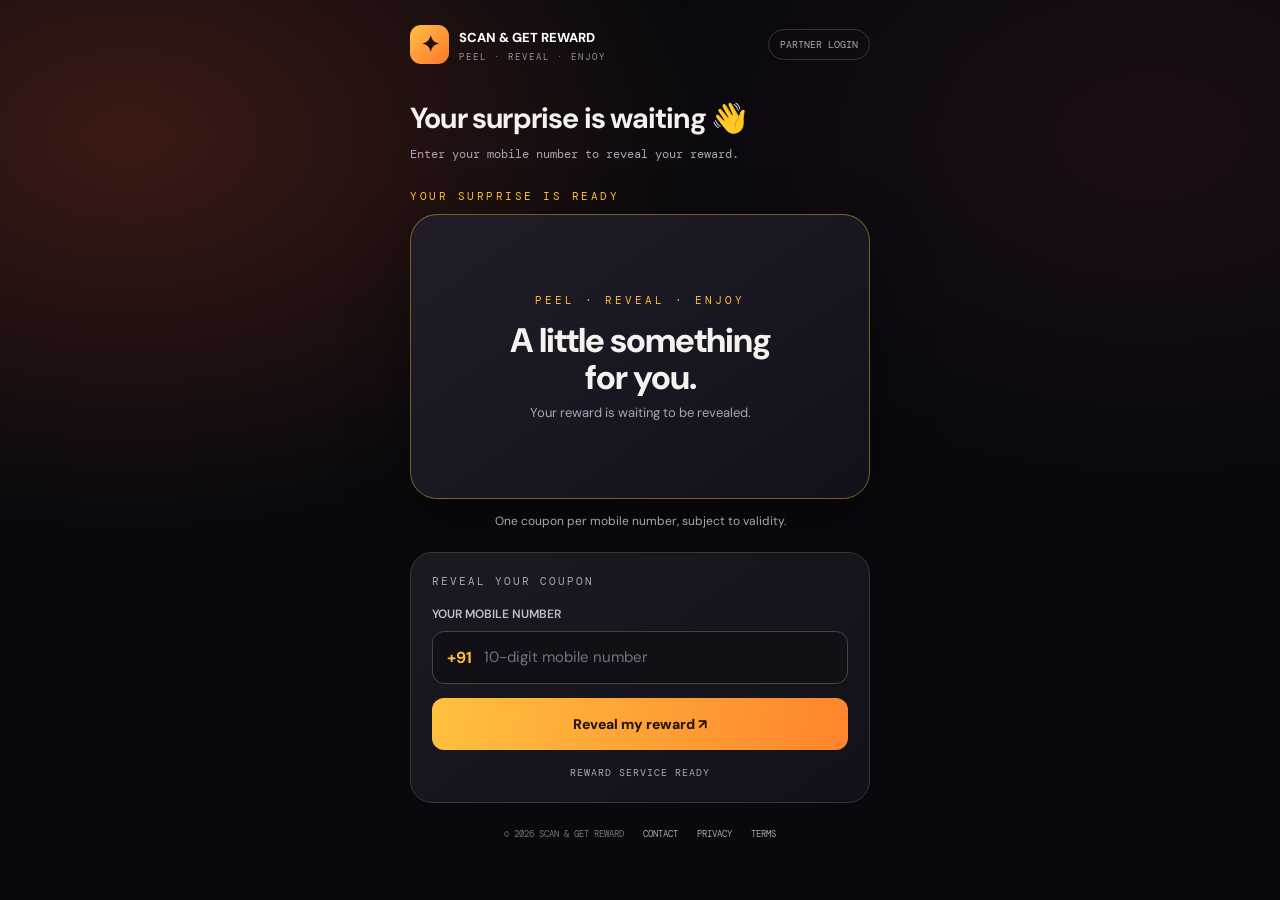
<file: index.html>
<!DOCTYPE html>
<html lang="en">
<head>
  <meta charset="UTF-8">
  <meta name="viewport" content="width=device-width, initial-scale=1">
  <meta name="theme-color" content="#09090d">
  <meta name="description" content="SCAN & GET REWARD - Peel. Reveal. Enjoy.">
  <title>SCAN & GET REWARD</title>

  <link rel="preconnect" href="https://fonts.googleapis.com">
  <link rel="preconnect" href="https://fonts.gstatic.com" crossorigin>
  <link href="https://fonts.googleapis.com/css2?family=DM+Mono:wght@400;500&family=DM+Sans:wght@400;500;600;700;800&display=swap" rel="stylesheet">

  <style>
    * { box-sizing: border-box; }

    body {
      margin: 0;
      min-height: 100vh;
      padding: 25px 16px;
      color: #f5f2f0;
      font-family: "DM Sans", sans-serif;
      background:
        radial-gradient(ellipse at 10% 15%, rgba(128,48,27,.42), transparent 36%),
        radial-gradient(ellipse at 90% 15%, rgba(92,25,58,.23), transparent 31%),
        #09090d;
    }

    .page { max-width: 460px; margin: auto; }

    .topbar {
      display: flex;
      justify-content: space-between;
      align-items: center;
      margin-bottom: 35px;
    }

    .brand {
      display: flex;
      align-items: center;
      gap: 10px;
      color: white;
      text-decoration: none;
    }

    .brand-mark {
      width: 39px;
      height: 39px;
      display: grid;
      place-items: center;
      border-radius: 11px;
      color: #20120c;
      background: linear-gradient(135deg,#ffc044,#ff762c);
      font-size: 22px;
      font-weight: 800;
    }

    .brand-name { font-size: 13px; font-weight: 800; }

    .tagline {
      display: block;
      margin-top: 4px;
      color: #9993a5;
      font: 9px "DM Mono", monospace;
      letter-spacing: 2px;
    }

    .partner-link {
      color: #aaa4b6;
      border: 1px solid #39333e;
      padding: 8px 11px;
      border-radius: 20px;
      text-decoration: none;
      font: 10px "DM Mono", monospace;
    }

    .welcome { margin-bottom: 24px; }

    .welcome h1 {
      margin: 0 0 7px;
      font-size: 29px;
      letter-spacing: -.8px;
    }

    .welcome p {
      color: #aaa4b6;
      font: 12px/1.7 "DM Mono", monospace;
      margin: 0;
    }

    .section-label {
      color: #ffbd36;
      margin: 25px 0 11px;
      font: 11px "DM Mono", monospace;
      letter-spacing: 2.5px;
    }

    .reward-card {
      min-height: 285px;
      padding: 35px 20px;
      border: 1px solid rgba(255,185,48,.43);
      border-radius: 27px;
      background: linear-gradient(145deg,#201d29,#121119);
      display: flex;
      flex-direction: column;
      justify-content: center;
      align-items: center;
      text-align: center;
      box-shadow: 0 22px 65px #0005;
    }

    .overline {
      color: #ffbd36;
      font: 11px "DM Mono", monospace;
      letter-spacing: 3px;
    }

    .reward-title {
      margin: 15px 0 7px;
      font-size: 34px;
      line-height: 1.1;
      font-weight: 800;
      letter-spacing: -1px;
    }

    .reward-subtitle {
      color: #aaa4b6;
      font-size: 13px;
    }

    .reward-caption {
      color: #aaa4b6;
      text-align: center;
      font-size: 12px;
      line-height: 1.6;
      margin: 13px 0 0;
    }

    .coupon-panel {
      margin-top: 20px;
      padding: 21px;
      border: 1px solid #39333f;
      border-radius: 22px;
      background: linear-gradient(145deg,#1b1a23,#121119);
    }

    .panel-title {
      color: #aaa4b6;
      font: 11px "DM Mono", monospace;
      letter-spacing: 2px;
      margin: 0 0 18px;
    }

    .coupon-form label {
      display: block;
      color: #c4bdcc;
      font-size: 12px;
      font-weight: 600;
      margin-bottom: 9px;
    }

    .phone-input {
      display: flex;
      align-items: center;
      gap: 10px;
      height: 53px;
      padding: 0 14px;
      border: 1px solid #4a4140;
      border-radius: 12px;
      background: #111017;
    }

    .phone-input span {
      color: #ffbd36;
      font-weight: 700;
    }

    .phone-input input {
      width: 100%;
      color: white;
      background: transparent;
      border: 0;
      outline: 0;
      font: 15px "DM Sans", sans-serif;
    }

    .phone-input input::placeholder { color: #77717e; }

    .primary-button {
      width: 100%;
      min-height: 52px;
      margin-top: 14px;
      border: 0;
      border-radius: 12px;
      color: #20120c;
      background: linear-gradient(100deg,#ffc13e,#ff842d);
      font: 800 14px "DM Sans",sans-serif;
      cursor: pointer;
    }

    .primary-button:disabled { opacity: .6; cursor: wait; }

    .api-status {
      margin-top: 15px;
      color: #aaa4b6;
      font: 10px/1.6 "DM Mono",monospace;
      letter-spacing: 1px;
      text-align: center;
    }

    #revealMessage:empty { display: none; }

    #revealMessage {
      margin-top: 17px;
      color: #c5bdca;
      font-size: 13px;
      line-height: 1.6;
    }

    .footer {
      display: flex;
      justify-content: center;
      flex-wrap: wrap;
      gap: 13px 19px;
      margin-top: 25px;
      color: #77717f;
      font: 9px "DM Mono",monospace;
    }

    .footer a { color: #aaa4b6; text-decoration: none; }

    @media(max-width:380px) {
      body { padding: 20px 12px; }
      .coupon-panel { padding: 16px; }
      .reward-card { min-height: 255px; }
    }
/* Generated coupon result styling */

.result-card {
  margin-top: 18px;
  padding: 20px 15px;
  text-align: center;
  border: 1px solid rgba(255, 174, 65, .4);
  border-radius: 17px;
  background: linear-gradient(145deg, #211923, #141119);
}

.result-label {
  color: #ffbd54;
  font: 10px "DM Mono", monospace;
  letter-spacing: 2px;
}

.result-discount {
  margin: 13px 0 5px;
  font-size: 53px;
  line-height: 1.1;
  font-weight: 800;
  letter-spacing: -2px;
  background: linear-gradient(100deg, #ffc13e, #ff754f, #e88ac5);
  -webkit-background-clip: text;
  background-clip: text;
  color: transparent;
}

.result-subtitle {
  color: #aaa4b6;
  font: 10px "DM Mono", monospace;
  letter-spacing: 1px;
}

.result-code-box {
  margin-top: 20px;
  padding: 16px 10px;
  border: 1px dashed #bd7544;
  border-radius: 12px;
  background: #100f16;
}

.result-small-label {
  color: #aaa4b6;
  font: 10px "DM Mono", monospace;
  letter-spacing: 1.5px;
}

.result-code {
  margin: 10px 0;
  color: #fff;
  font: 700 24px "DM Mono", monospace;
  letter-spacing: 3px;
  overflow-wrap: anywhere;
}

.result-copy {
  padding: 8px 17px;
  border: 1px solid #a86a3c;
  border-radius: 8px;
  color: #ffc16b;
  background: #211923;
  font: 12px "DM Sans", sans-serif;
  cursor: pointer;
}

.result-expiry {
  margin-top: 17px;
  color: #fff;
}

.result-expiry strong {
  display: block;
  margin-top: 7px;
  font-size: 15px;
}

.result-note {
  margin-top: 16px;
  color: #aaa4b6;
  font-size: 11px;
  line-height: 1.5;
}

.result-whatsapp {
  display: block;
  margin-top: 17px;
  padding: 13px;
  border-radius: 10px;
  color: #20120c;
  background: linear-gradient(100deg, #ffc13e, #ff842d);
  font-size: 13px;
  font-weight: 800;
  text-decoration: none;
}

  </style>
</head>

<body>
  <main class="page">

    <header class="topbar">
      <a class="brand" href="index.html">
        <span class="brand-mark">✦</span>
        <span>
          <span class="brand-name">SCAN & GET REWARD</span>
          <span class="tagline">PEEL · REVEAL · ENJOY</span>
        </span>
      </a>
      <a class="partner-link" href="admin.html">PARTNER LOGIN</a>
    </header>

    <section class="welcome">
      <h1>Your surprise is waiting 👋</h1>
      <p>Enter your mobile number to reveal your reward.</p>
    </section>

    <div class="section-label">YOUR SURPRISE IS READY</div>

    <section class="reward-card">
      <div class="overline">PEEL · REVEAL · ENJOY</div>
      <div class="reward-title">A little something<br>for you.</div>
      <div class="reward-subtitle">Your reward is waiting to be revealed.</div>
    </section>

    <p class="reward-caption">
      One coupon per mobile number, subject to validity.
    </p>

    <section class="coupon-panel">
      <h2 class="panel-title">REVEAL YOUR COUPON</h2>

      <form id="couponForm" class="coupon-form">
        <label for="mobile">YOUR MOBILE NUMBER</label>

        <div class="phone-input">
          <span>+91</span>
          <input
            id="mobile"
            name="mobile"
            type="tel"
            inputmode="numeric"
            autocomplete="tel-national"
            maxlength="10"
            placeholder="10-digit mobile number"
            required
          >
        </div>

        <button
          class="primary-button"
          type="submit"
          id="revealButton"
        >
          Reveal my reward ↗
        </button>
      </form>

      <div
        class="api-status"
        id="apiStatus"
        role="status"
        aria-live="polite"
      >REWARD SERVICE READY</div>

      <div id="revealMessage" aria-live="polite"></div>
    </section>

    <footer class="footer">
      <span>© <span id="year"></span> SCAN & GET REWARD</span>
      <a href="contact.html">CONTACT</a>
      <a href="privacy.html">PRIVACY</a>
      <a href="terms.html">TERMS</a>
    </footer>

  </main>

  <script src="app.js"></script>
</body>
</html>
</file>
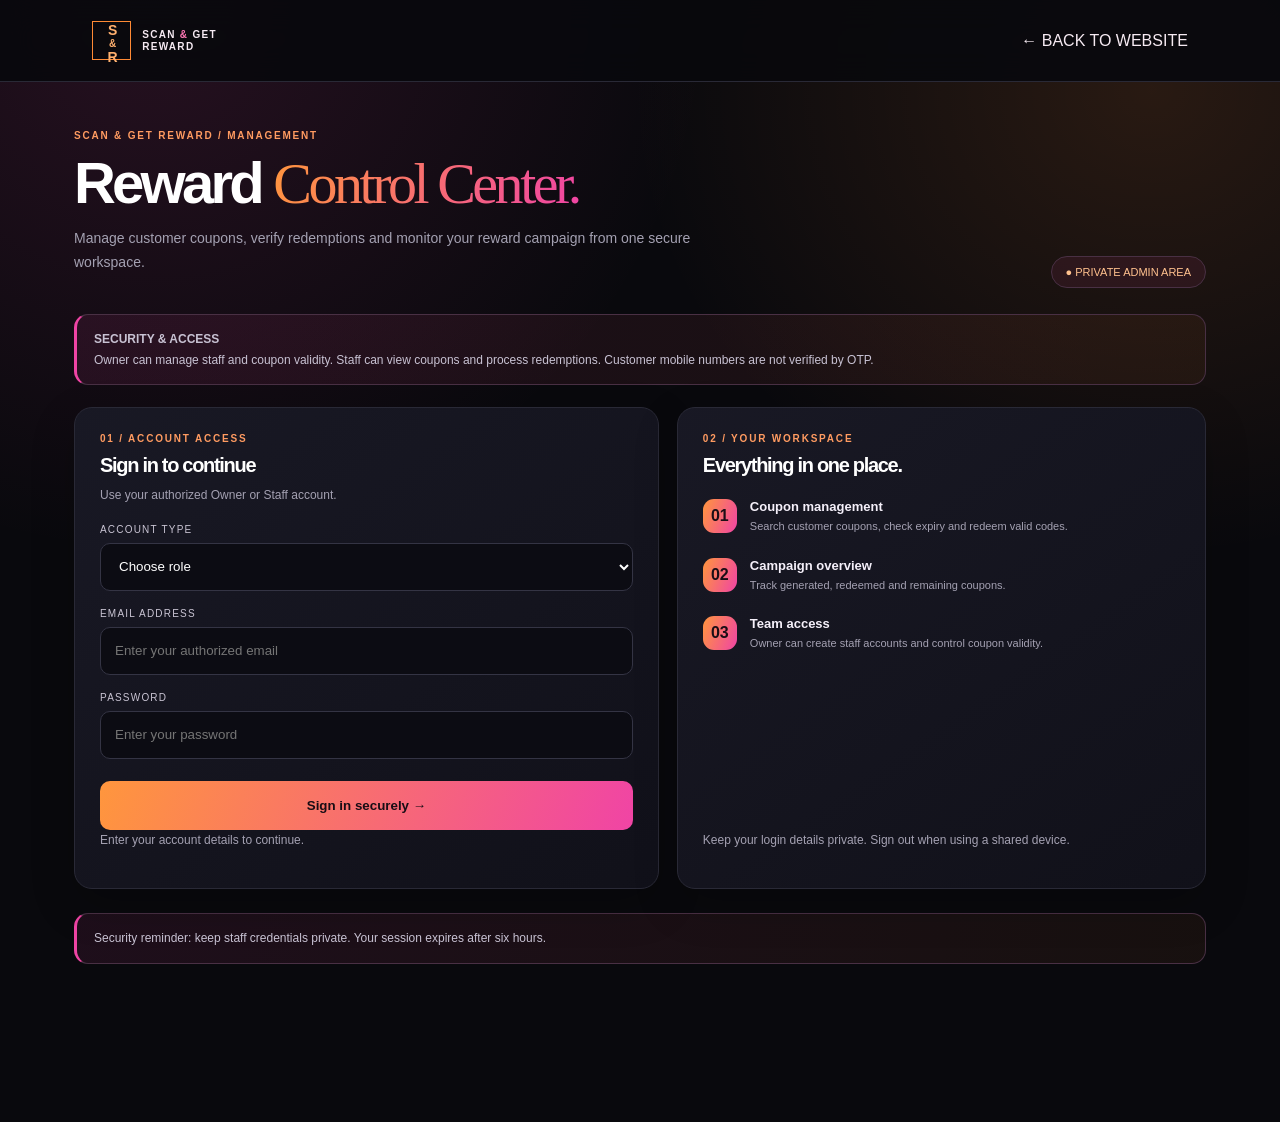
<file: admin.html>
<!doctype html>
<html lang="en">
<head>
<meta charset="utf-8">
<meta name="viewport" content="width=device-width,initial-scale=1">
<meta name="theme-color" content="#09090d">
<title>Reward Control Center — SCAN & GET REWARD</title>
<link rel="stylesheet" href="styles.css">

<style>
:root {
  --adm-bg:#09090d;
  --adm-panel:#14141d;
  --adm-line:#292936;
  --adm-text:#f7f4fb;
  --adm-muted:#a4a1b2;
  --adm-orange:#ff8a35;
  --adm-pink:#f044a5;
  --adm-grad:linear-gradient(110deg,#ff963d,#f044a5);
}

body {
  background:
    radial-gradient(ellipse at 12% 0%,rgba(240,68,165,.13),transparent 35%),
    radial-gradient(ellipse at 90% 8%,rgba(255,138,53,.13),transparent 32%),
    var(--adm-bg) !important;
  color:var(--adm-text) !important;
}

.site-header {
  background:rgba(9,9,13,.94) !important;
  border-bottom:1px solid var(--adm-line) !important;
  backdrop-filter:blur(16px);
}

.brand-mark {
  border-color:var(--adm-orange) !important;
  color:#ffb06e !important;
}

.brand-name,.admin-back {
  color:#f6eaf2 !important;
}

.admin-wrap {
  max-width:1180px;
  margin:48px auto;
  padding:0 24px 90px;
}

.admin-heading {
  display:flex;
  justify-content:space-between;
  align-items:flex-end;
  gap:20px;
  margin:38px 0 26px;
}

.admin-kicker,.section-index {
  color:#ff9b61 !important;
  font-size:10px !important;
  letter-spacing:.18em !important;
  font-weight:800;
}

.admin-wrap h1 {
  font-size:clamp(36px,5vw,58px);
  line-height:1.05;
  margin:12px 0;
  color:#fff;
}

.admin-wrap h1 em {
  font-style:normal;
  background:var(--adm-grad);
  -webkit-background-clip:text;
  background-clip:text;
  color:transparent;
}

.admin-lede {
  color:var(--adm-muted);
  font-size:14px;
  line-height:1.7;
  max-width:650px;
}

.admin-chip {
  border:1px solid #493044;
  border-radius:999px;
  padding:9px 14px;
  color:#ffc18e;
  background:rgba(240,68,165,.08);
  font-size:11px;
  white-space:nowrap;
}

.admin-notice {
  border:1px solid #493044;
  border-left:3px solid var(--adm-pink);
  border-radius:14px;
  padding:14px 17px;
  background:linear-gradient(100deg,rgba(240,68,165,.09),rgba(255,138,53,.06));
  color:#c8c2d3;
  font-size:12px;
  line-height:1.7;
  margin:20px 0;
}

.admin-grid {
  display:grid;
  grid-template-columns:1.05fr .95fr;
  gap:18px;
  margin-top:22px;
}

.admin-card {
  border:1px solid var(--adm-line) !important;
  border-radius:18px !important;
  background:linear-gradient(145deg,rgba(25,25,37,.98),rgba(17,17,26,.98)) !important;
  padding:25px !important;
  box-shadow:0 16px 45px rgba(0,0,0,.2);
  min-width:0;
}

.admin-card h2 {
  font-size:20px !important;
  color:#fff !important;
  margin:10px 0 8px;
}

.admin-card p,.muted {
  color:var(--adm-muted) !important;
  font-size:12px !important;
  line-height:1.8;
}

.admin-card label {
  display:block;
  color:#c9c4d3;
  font-size:10px !important;
  letter-spacing:.12em;
  margin:17px 0 8px;
}

.admin-card input,
.admin-card select,
.toolbar input {
  width:100%;
  height:48px;
  background:#0c0c13 !important;
  border:1px solid #343444 !important;
  border-radius:10px !important;
  color:#fff !important;
  padding:0 14px !important;
  outline:none;
}

.admin-card input:focus,
.admin-card select:focus,
.toolbar input:focus {
  border-color:#ef5a9f !important;
  box-shadow:0 0 0 3px rgba(240,68,165,.12);
}

.admin-card button,
.small-btn,
.toolbar button {
  border:0 !important;
  border-radius:10px !important;
  cursor:pointer;
  padding:12px 16px;
  background:var(--adm-grad) !important;
  color:#180d15 !important;
  font-weight:800 !important;
  transition:transform .15s ease,filter .15s ease;
}

.admin-card button:hover,
.small-btn:hover,
.toolbar button:hover {
  transform:translateY(-1px);
  filter:brightness(1.08);
}

#login {
  width:100%;
  margin-top:22px;
  min-height:49px;
}

.status {
  min-height:20px;
  color:#ffbd91 !important;
  font-size:12px !important;
}

.login-side {
  display:flex;
  flex-direction:column;
  justify-content:space-between;
  min-height:100%;
}

.login-feature {
  display:flex;
  gap:13px;
  align-items:flex-start;
  margin:22px 0;
}

.feature-dot {
  flex:0 0 34px;
  width:34px;
  height:34px;
  border-radius:11px;
  background:var(--adm-grad);
  display:grid;
  place-items:center;
  color:#1b0e16;
  font-weight:900;
}

.login-feature b {
  display:block;
  color:#f5f0fa;
  font-size:13px;
  margin-bottom:4px;
}

.login-feature span {
  display:block;
  color:var(--adm-muted);
  font-size:11px;
  line-height:1.6;
}

.stat-grid {
  display:grid;
  grid-template-columns:repeat(3,1fr);
  gap:15px;
  margin:24px 0;
}

.stat {
  position:relative;
  overflow:hidden;
  padding:22px;
  border:1px solid var(--adm-line);
  border-radius:16px;
  background:linear-gradient(145deg,#191925,#11111a);
}

.stat:after {
  content:"";
  position:absolute;
  width:100px;
  height:100px;
  border-radius:50%;
  right:-42px;
  top:-48px;
  background:rgba(240,68,165,.12);
}

.stat b {
  display:block;
  font-size:32px;
  color:#fff;
  line-height:1.2;
  margin-bottom:8px;
}

.stat span {
  font-size:9px;
  letter-spacing:.15em;
  color:#aaa5b7;
  font-weight:800;
}

.admin-section {
  margin-top:20px;
}

.admin-top {
  display:flex;
  justify-content:space-between;
  align-items:center;
  gap:16px;
}

.toolbar {
  display:flex;
  gap:10px;
  flex-wrap:wrap;
  align-items:center;
  margin:18px 0;
}

.toolbar input {
  flex:1;
  min-width:220px;
}

.table-wrap {
  overflow:auto;
  border:1px solid var(--adm-line);
  border-radius:12px;
}

table {
  width:100%;
  border-collapse:collapse;
  min-width:790px;
  font-size:12px;
}

th,td {
  text-align:left;
  padding:15px 13px;
  border-bottom:1px solid #292936;
}

th {
  color:#ffad79;
  font-size:9px;
  letter-spacing:.14em;
  background:#191822;
}

td {
  color:#e7e2ed;
}

td button {
  padding:8px 12px !important;
  font-size:10px;
}

.tag {
  color:#ffb27e !important;
  font-weight:800;
}

.hidden {
  display:none !important;
}

#logout {
  background:#272331 !important;
  color:#f5d9eb !important;
  border:1px solid #4a3548 !important;
}

#saveValidity,#addStaff {
  margin-top:16px;
}

.admin-footer-note {
  margin-top:24px;
}

@media(max-width:760px) {
  .admin-wrap {
    padding:0 16px 60px;
    margin-top:25px;
  }

  .admin-heading {
    display:block;
    margin:28px 0 20px;
  }

  .admin-chip {
    display:inline-block;
    margin-top:14px;
  }

  .admin-grid {
    grid-template-columns:1fr;
  }

  .stat-grid {
    gap:8px;
  }

  .stat {
    padding:14px 10px;
  }

  .stat b {
    font-size:25px;
  }

  .stat span {
    font-size:8px;
  }

  .admin-card {
    padding:19px !important;
  }

  .admin-top {
    align-items:flex-start;
  }

  .toolbar input {
    min-width:100%;
  }
}
</style>
</head>

<body>

<header class="site-header">
 <a class="brand" href="index.html">
  <span class="brand-mark">S<span>&</span>R</span>
  <span class="brand-name">SCAN <i>&</i> GET<br>REWARD</span>
 </a>
 <a class="admin-back" href="index.html">← BACK TO WEBSITE</a>
</header>

<main class="admin-wrap">

 <div class="admin-heading">
  <div>
   <div class="admin-kicker">SCAN & GET REWARD / MANAGEMENT</div>
   <h1>Reward <em>Control Center.</em></h1>
   <p class="admin-lede">
    Manage customer coupons, verify redemptions and monitor your reward campaign from one secure workspace.
   </p>
  </div>
  <div class="admin-chip">● PRIVATE ADMIN AREA</div>
 </div>

 <div class="admin-notice">
  <b>SECURITY & ACCESS</b><br>
  Owner can manage staff and coupon validity. Staff can view coupons and process redemptions. Customer mobile numbers are not verified by OTP.
 </div>

 <section id="loginPanel" class="admin-grid">

  <div class="admin-card">
   <div class="section-index">01 / ACCOUNT ACCESS</div>
   <h2>Sign in to continue</h2>
   <p>Use your authorized Owner or Staff account.</p>

   <label for="role">ACCOUNT TYPE</label>
   <select id="role">
    <option value="">Choose role</option>
    <option value="owner">Owner</option>
    <option value="staff">Staff</option>
   </select>

   <label for="email">EMAIL ADDRESS</label>
   <input id="email" type="email" autocomplete="username" placeholder="Enter your authorized email">

   <label for="password">PASSWORD</label>
   <input id="password" type="password" autocomplete="current-password" placeholder="Enter your password">

   <button id="login" type="button">Sign in securely →</button>

   <p id="loginStatus" class="status" aria-live="polite">
    Enter your account details to continue.
   </p>
  </div>

  <div class="admin-card login-side">
   <div>
    <div class="section-index">02 / YOUR WORKSPACE</div>
    <h2>Everything in one place.</h2>

    <div class="login-feature">
     <div class="feature-dot">01</div>
     <div>
      <b>Coupon management</b>
      <span>Search customer coupons, check expiry and redeem valid codes.</span>
     </div>
    </div>

    <div class="login-feature">
     <div class="feature-dot">02</div>
     <div>
      <b>Campaign overview</b>
      <span>Track generated, redeemed and remaining coupons.</span>
     </div>
    </div>

    <div class="login-feature">
     <div class="feature-dot">03</div>
     <div>
      <b>Team access</b>
      <span>Owner can create staff accounts and control coupon validity.</span>
     </div>
    </div>
   </div>

   <p>Keep your login details private. Sign out when using a shared device.</p>
  </div>

 </section>

 <section id="dashboard" class="hidden">

  <div class="admin-top">
   <div>
    <div class="section-index">LIVE CAMPAIGN OVERVIEW</div>
    <h2 id="welcome" style="margin:8px 0">Your dashboard</h2>
    <p id="accountRole" class="muted"></p>
   </div>
   <button id="logout" class="small-btn">Sign out</button>
  </div>

  <div class="stat-grid">
   <div class="stat">
    <b id="totalCount">—</b>
    <span>TOTAL GENERATED</span>
   </div>
   <div class="stat">
    <b id="redeemedCount">—</b>
    <span>COUPONS REDEEMED</span>
   </div>
   <div class="stat">
    <b id="remainingCount">—</b>
    <span>REMAINING COUPONS</span>
   </div>
  </div>

  <section id="validityPanel" class="admin-card admin-section hidden">
   <div class="section-index">OWNER SETTINGS</div>
   <h2>Coupon validity</h2>
   <p>Choose how many days newly generated coupons remain valid.</p>

   <label for="validityDays">VALIDITY PERIOD</label>
   <select id="validityDays">
    <option value="1">1 Day</option>
    <option value="3">3 Days</option>
    <option value="7" selected>7 Days</option>
    <option value="15">15 Days</option>
    <option value="30">30 Days</option>
    <option value="60">60 Days</option>
    <option value="90">90 Days</option>
   </select>

   <button id="saveValidity" class="small-btn">Save validity</button>
   <p id="validityStatus" class="status" aria-live="polite"></p>
  </section>

  <section id="staffPanel" class="admin-card admin-section hidden">
   <div class="section-index">OWNER SETTINGS / TEAM</div>
   <h2>Create staff account</h2>
   <p>Create a separate email and password for each staff member. Share credentials privately.</p>

   <div class="admin-grid" style="margin-top:0">
    <div>
     <label for="staffEmail">STAFF EMAIL</label>
     <input id="staffEmail" type="email" placeholder="staff@example.com">
    </div>
    <div>
     <label for="staffPassword">PASSWORD (10+ CHARACTERS)</label>
     <input id="staffPassword" type="password" minlength="10" placeholder="Create a strong password">
    </div>
   </div>

   <button id="addStaff" class="small-btn">Create staff account</button>
   <p id="staffStatus" class="status" aria-live="polite"></p>
  </section>

  <section class="admin-card admin-section">
   <div class="section-index">COUPON DATABASE</div>
   <h2>Customer coupon records</h2>

   <div class="toolbar">
    <input id="search" placeholder="Search mobile number or coupon code">
    <button id="refresh">Refresh</button>
    <button id="export">Export CSV</button>
   </div>

   <div class="table-wrap">
    <table>
     <thead>
      <tr>
       <th>MOBILE</th>
       <th>COUPON CODE</th>
       <th>DISCOUNT</th>
       <th>STATUS</th>
       <th>CREATED</th>
       <th>EXPIRES</th>
       <th>ACTION</th>
      </tr>
     </thead>

     <tbody id="couponRows">
      <tr>
       <td colspan="7">Sign in to load records.</td>
      </tr>
     </tbody>
    </table>
   </div>

   <p id="recordsStatus" class="status" aria-live="polite"></p>
  </section>

 </section>

 <div class="admin-notice admin-footer-note">
  Security reminder: keep staff credentials private. Your session expires after six hours.
 </div>

</main>

<script src="admin.js?v=4"></script>

</body>
</html>
</file>
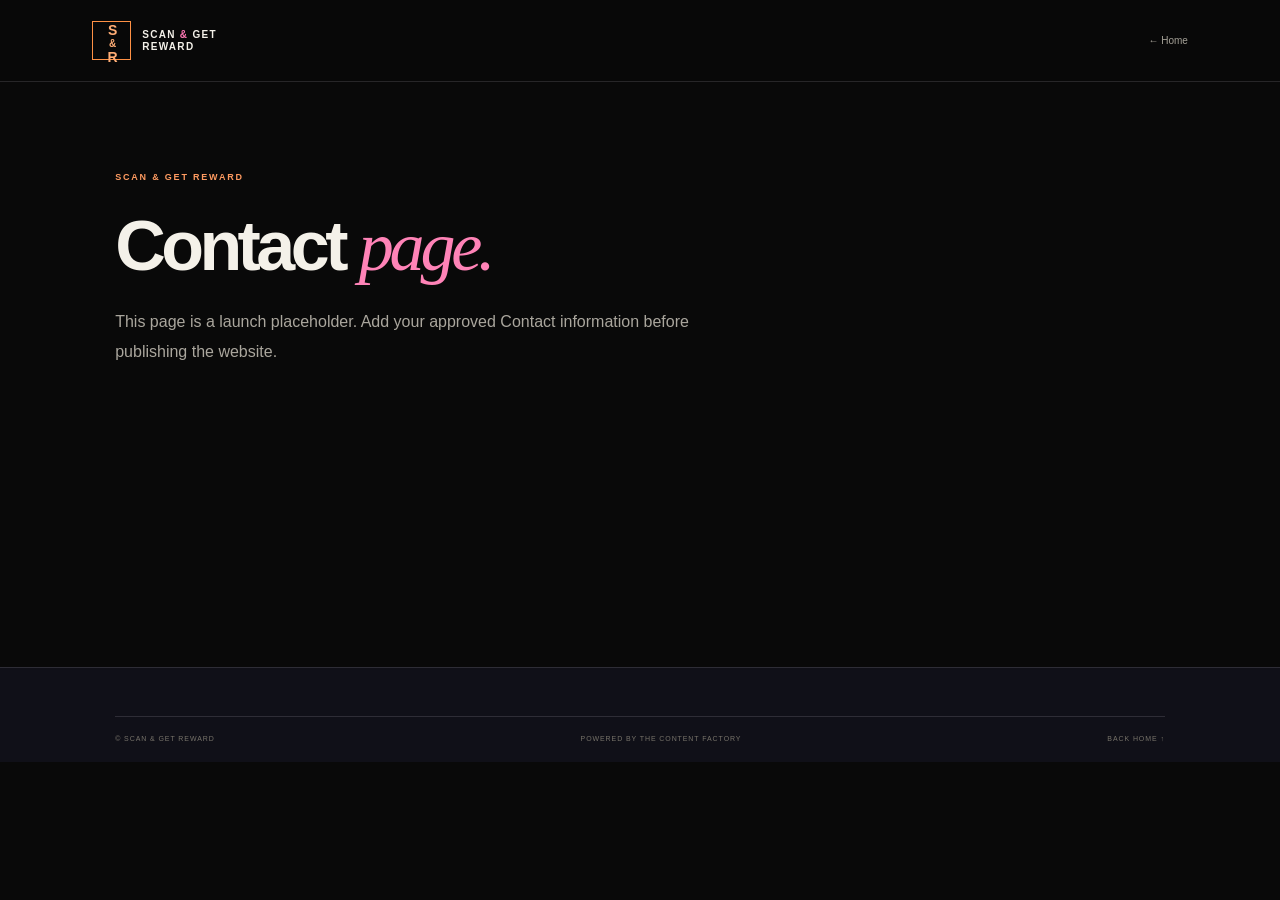
<file: contact.html>
<!doctype html><html lang="en"><head><meta charset="utf-8"><meta name="viewport" content="width=device-width,initial-scale=1"><title>Contact — SCAN & GET REWARD</title><link rel="stylesheet" href="styles.css"></head><body><header class="site-header"><a class="brand" href="index.html"><span class="brand-mark">S<span>&</span>R</span><span class="brand-name">SCAN <i>&</i> GET<br>REWARD</span></a><a class="admin-link" href="index.html">← Home</a></header><main class="section-pad" style="min-height:65vh;padding-top:90px;padding-bottom:90px"><div class="section-index">SCAN & GET REWARD</div><h1 style="font-size:clamp(42px,7vw,70px)">Contact <em>page.</em></h1><p style="color:#aaa69d;max-width:620px;line-height:1.9">This page is a launch placeholder. Add your approved Contact information before publishing the website.</p></main><footer class="site-footer"><div class="footer-bottom"><span>© SCAN & GET REWARD</span><span>POWERED BY THE CONTENT FACTORY</span><a href="index.html">BACK HOME ↑</a></div></footer></body></html>
</file>
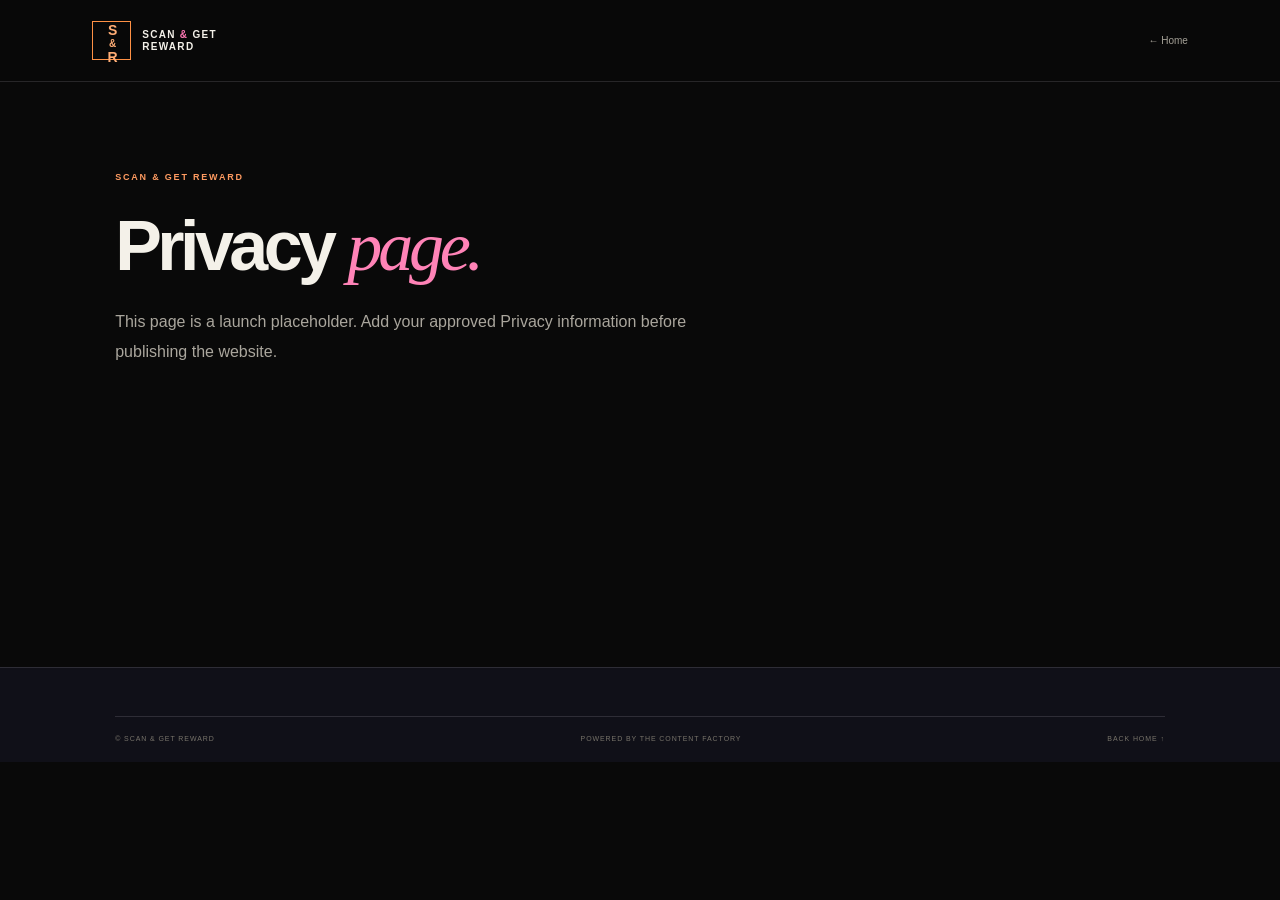
<file: privacy.html>
<!doctype html><html lang="en"><head><meta charset="utf-8"><meta name="viewport" content="width=device-width,initial-scale=1"><title>Privacy — SCAN & GET REWARD</title><link rel="stylesheet" href="styles.css"></head><body><header class="site-header"><a class="brand" href="index.html"><span class="brand-mark">S<span>&</span>R</span><span class="brand-name">SCAN <i>&</i> GET<br>REWARD</span></a><a class="admin-link" href="index.html">← Home</a></header><main class="section-pad" style="min-height:65vh;padding-top:90px;padding-bottom:90px"><div class="section-index">SCAN & GET REWARD</div><h1 style="font-size:clamp(42px,7vw,70px)">Privacy <em>page.</em></h1><p style="color:#aaa69d;max-width:620px;line-height:1.9">This page is a launch placeholder. Add your approved Privacy information before publishing the website.</p></main><footer class="site-footer"><div class="footer-bottom"><span>© SCAN & GET REWARD</span><span>POWERED BY THE CONTENT FACTORY</span><a href="index.html">BACK HOME ↑</a></div></footer></body></html>
</file>
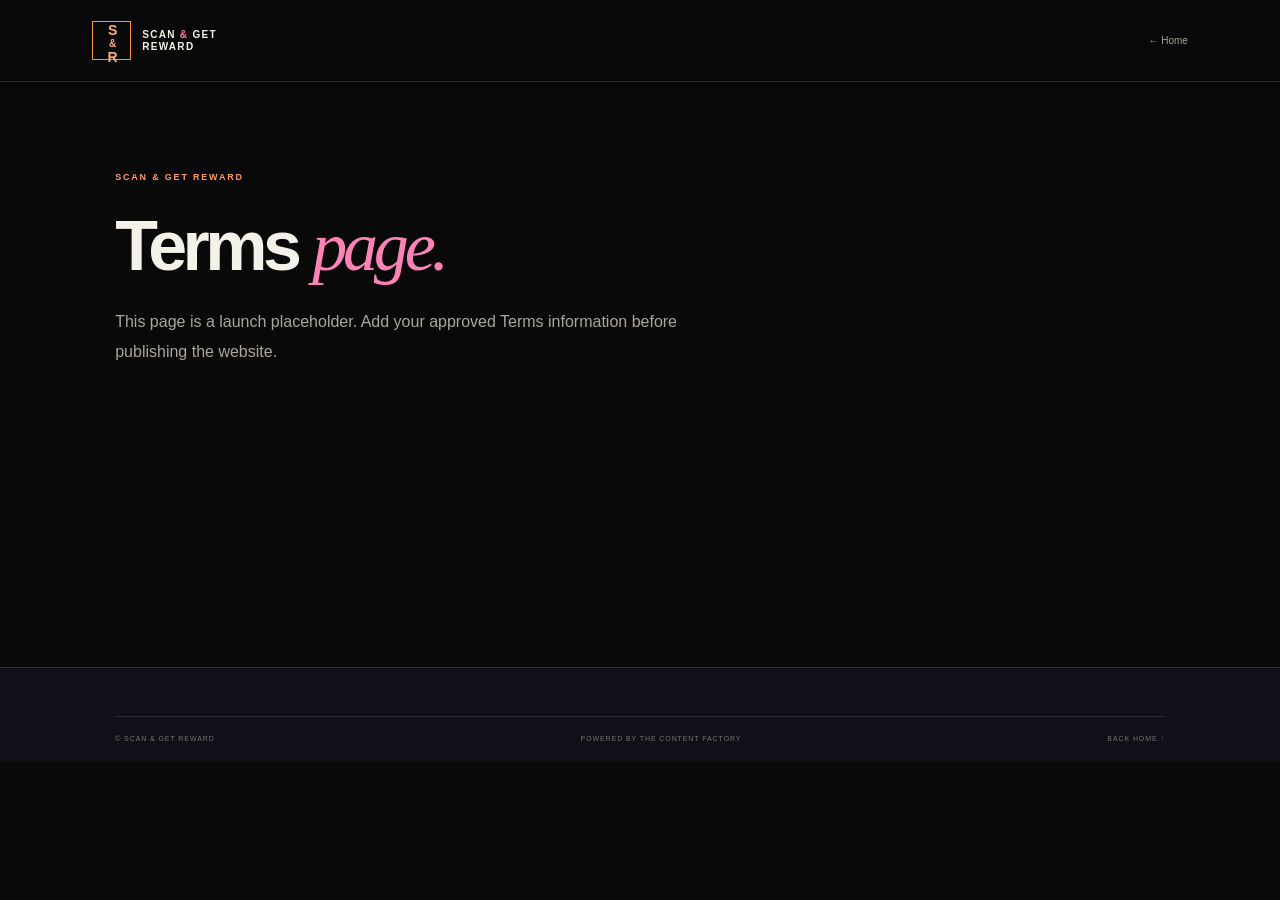
<file: terms.html>
<!doctype html><html lang="en"><head><meta charset="utf-8"><meta name="viewport" content="width=device-width,initial-scale=1"><title>Terms — SCAN & GET REWARD</title><link rel="stylesheet" href="styles.css"></head><body><header class="site-header"><a class="brand" href="index.html"><span class="brand-mark">S<span>&</span>R</span><span class="brand-name">SCAN <i>&</i> GET<br>REWARD</span></a><a class="admin-link" href="index.html">← Home</a></header><main class="section-pad" style="min-height:65vh;padding-top:90px;padding-bottom:90px"><div class="section-index">SCAN & GET REWARD</div><h1 style="font-size:clamp(42px,7vw,70px)">Terms <em>page.</em></h1><p style="color:#aaa69d;max-width:620px;line-height:1.9">This page is a launch placeholder. Add your approved Terms information before publishing the website.</p></main><footer class="site-footer"><div class="footer-bottom"><span>© SCAN & GET REWARD</span><span>POWERED BY THE CONTENT FACTORY</span><a href="index.html">BACK HOME ↑</a></div></footer></body></html>
</file>
<file: styles.css>
:root{--black:#090909;--panel:#111;--white:#f4f1e9;--muted:#a5a197;--gold:#c8a96b;--gold2:#e4ca91;--line:rgba(244,241,233,.14);--sans:'DM Sans',sans-serif;--display:'Manrope',sans-serif}*{box-sizing:border-box}html{scroll-behavior:smooth;scroll-padding-top:90px}body{margin:0;background:var(--black);color:var(--white);font-family:var(--sans);-webkit-font-smoothing:antialiased}a{color:inherit;text-decoration:none}.announcement{height:31px;background:var(--gold);color:#15120b;text-align:center;font-size:10px;font-weight:800;letter-spacing:.13em;text-transform:uppercase;padding:8px}.announcement span{padding:0 12px}.site-header{height:82px;padding:0 7.2%;display:flex;align-items:center;justify-content:space-between;border-bottom:1px solid var(--line);position:sticky;top:0;background:rgba(9,9,9,.93);backdrop-filter:blur(14px);z-index:20}.brand{display:flex;align-items:center;gap:11px}.brand-mark{width:39px;height:39px;border:1px solid var(--gold);display:grid;place-items:center;font-family:var(--display);font-size:14px;font-weight:800;color:var(--gold);letter-spacing:-2px}.brand-mark span{font-size:10px;padding:0 1px}.brand-name{font-family:var(--display);font-size:10px;font-weight:800;line-height:1.18;letter-spacing:.13em}.brand-name i{color:var(--gold);font-style:normal}.main-nav{display:flex;align-items:center;gap:34px;font-size:11px;font-weight:700;color:#d3d0c9}.main-nav>a:not(.nav-cta):hover,.footer-links a:hover{color:var(--gold)}.nav-cta{background:var(--gold);color:#100e09;padding:13px 17px}.nav-cta span{margin-left:14px}.admin-link{font-size:10px;color:var(--muted)}.menu-toggle{display:none}.section-pad{padding-left:9%;padding-right:9%}.hero{min-height:690px;position:relative;display:grid;grid-template-columns:1.05fr .95fr;align-items:center;padding-top:64px;padding-bottom:88px;overflow:hidden}.eyebrow,.section-index{font-size:9px;letter-spacing:.2em;font-weight:800;color:var(--gold);text-transform:uppercase}.eyebrow{display:flex;align-items:center;gap:12px}.eyebrow-line{height:1px;width:34px;background:var(--gold)}h1,h2,h3,p{margin-top:0}h1,h2{font-family:var(--display);font-weight:700;letter-spacing:-.065em}h1{font-size:clamp(48px,6.1vw,83px);line-height:1.04;margin:28px 0 23px}h1 em,h2 em{font-family:Georgia,serif;font-weight:400;color:var(--gold2);letter-spacing:-.06em}.gold-dot{color:var(--gold)}.hero-lede{max-width:440px;color:#b9b5ab;font-size:14px;line-height:1.85}.hero-actions{display:flex;gap:13px;margin-top:32px}.button{min-height:49px;padding:0 21px;display:inline-flex;align-items:center;justify-content:center;gap:24px;font-size:10px;font-weight:800;letter-spacing:.04em;text-transform:uppercase;transition:.25s}.button:hover{transform:translateY(-3px)}.button-gold{background:var(--gold);color:#100e09}.button-gold:hover{background:var(--gold2)}.button-ghost{border:1px solid #5a574f;color:var(--white)}.button-ghost:hover{border-color:var(--gold);color:var(--gold)}.hero-proof{display:flex;align-items:center;gap:13px;margin-top:47px;color:#827e75;font-size:10px}.proof-avatars{display:flex}.proof-avatars b{width:25px;height:25px;border-radius:50%;display:grid;place-items:center;background:#25231e;border:1px solid #494233;color:var(--gold);margin-right:-6px}.hero-art{height:500px;position:relative;display:grid;place-items:center}.reward-card{width:min(320px,75%);height:410px;background:linear-gradient(145deg,#d8c18e,#b18d50);color:#16130d;padding:23px;position:relative;z-index:2;box-shadow:0 30px 90px #000b;transform:rotate(5deg);animation:float 6s ease-in-out infinite}.card-top,.card-bottom{display:flex;justify-content:space-between;font-size:8px;font-weight:800;letter-spacing:.13em}.card-star{font-size:45px;text-align:center;margin-top:40px;color:#322716}.card-middle{margin:20px 0 0 18px}.card-middle small{font-size:7px;letter-spacing:.2em}.card-middle strong{display:block;font-family:var(--display);font-size:46px;line-height:.94;letter-spacing:-.08em;margin-top:12px}.card-middle i{font-family:Georgia,serif;font-weight:400}.peel-corner{position:absolute;right:0;top:0;width:115px;height:115px;background:linear-gradient(135deg,#f2e7cb,#fff8e8);clip-path:polygon(0 0,100% 0,100% 100%);filter:drop-shadow(-5px 5px 7px #0005)}.peel-corner span{position:absolute;right:10px;top:12px;font-size:8px;font-weight:800;line-height:1.5;transform:rotate(45deg);color:#75603b}.card-bottom{position:absolute;bottom:23px;left:23px;right:23px}.orbit{position:absolute;border:1px solid #b89a5c2b;border-radius:50%;width:440px;height:440px}.orbit-two{width:520px;height:520px;border-style:dashed}.floating-note{position:absolute;z-index:3;background:#171612;border:1px solid #494233;padding:14px 18px;font-size:8px;letter-spacing:.12em;line-height:1.8;color:#aaa394;box-shadow:0 12px 30px #0008}.floating-note strong{color:var(--gold2);font-size:9px}.note-top{top:54px;right:0}.note-bottom{bottom:45px;left:-5px}.tiny-spark{color:var(--gold);font-size:17px;float:left;margin-right:8px}.hero-glow{position:absolute;width:330px;height:330px;border-radius:50%;background:#c8a96b12;filter:blur(70px)}.hero-bottomline{position:absolute;bottom:26px;left:9%;right:9%;border-top:1px solid var(--line);padding-top:15px;display:flex;justify-content:space-between;font-size:8px;letter-spacing:.16em;color:#77736a}.hero-bottomline b{color:var(--gold)}@keyframes float{0%,100%{transform:translateY(0) rotate(5deg)}50%{transform:translateY(-13px) rotate(2deg)}}.ticker{overflow:hidden;border-top:1px solid var(--line);border-bottom:1px solid var(--line);padding:17px 0;white-space:nowrap;color:#b7b1a4;font-size:10px;font-weight:800;letter-spacing:.24em}.ticker div{word-spacing:14px;animation:marquee 28s linear infinite}.ticker b{color:var(--gold)}@keyframes marquee{to{transform:translateX(-25%)}}.intro{padding-top:125px;padding-bottom:130px}.intro-grid{display:grid;grid-template-columns:1.2fr .8fr;gap:9%;align-items:end;margin-top:35px}.intro h2,.section-heading h2,.reveal-copy h2,.closing-cta h2{font-size:clamp(42px,5vw,66px);line-height:1.08;margin:0}.intro-text{font-size:14px;line-height:1.9;color:#aaa69d;margin-bottom:23px}.text-link{font-size:10px;font-weight:800;text-transform:uppercase;letter-spacing:.08em;border-bottom:1px solid var(--gold);padding-bottom:9px}.text-link span{color:var(--gold);margin-left:15px}.how-section{background:#10100e;padding-top:105px;padding-bottom:120px}.section-heading{display:flex;align-items:end;justify-content:space-between;gap:30px;margin-bottom:55px}.section-heading h2{margin-top:23px}.section-heading>p{max-width:230px;color:#99958c;font-size:12px;line-height:1.8}.steps-grid{display:grid;grid-template-columns:repeat(4,1fr);gap:18px}.step{border-top:1px solid #49443a;padding-top:16px}.step-number{font-size:10px;letter-spacing:.12em;color:var(--gold);font-weight:800;display:flex;justify-content:space-between}.step-number span{font-size:16px}.step-visual{height:205px;margin:22px 0 24px;display:grid;place-items:center;overflow:hidden;position:relative;background:#1b1a16}.mini-board{width:125px;height:160px;background:var(--gold);color:#17130c;padding:12px;display:flex;flex-direction:column;justify-content:space-between;transform:rotate(-5deg);box-shadow:10px 14px 24px #0008}.mini-board span,.mini-board small{font-size:7px;font-weight:800;letter-spacing:.1em}.mini-board b{font-family:var(--display);font-size:22px;line-height:.95;letter-spacing:-.07em}.scan-frame{height:116px;width:116px;border:1px solid var(--gold);display:grid;place-items:center;position:relative;color:var(--gold)}.scan-frame i{position:absolute;width:19px;height:19px;border-color:var(--gold);border-style:solid}.scan-frame i:nth-child(1){top:-5px;left:-5px;border-width:2px 0 0 2px}.scan-frame i:nth-child(2){top:-5px;right:-5px;border-width:2px 2px 0 0}.scan-frame i:nth-child(3){bottom:-5px;left:-5px;border-width:0 0 2px 2px}.scan-frame i:nth-child(4){bottom:-5px;right:-5px;border-width:0 2px 2px 0}.qr-pattern{font-size:75px}.mini-phone{height:165px;width:95px;border:2px solid #aaa;border-radius:13px;padding:25px 9px 10px;background:#d8d2c3;color:#18150f;display:flex;flex-direction:column;gap:9px;box-shadow:8px 12px 22px #0007}.phone-speaker{position:absolute;top:8px;left:calc(50% - 10px);width:20px;height:3px;border-radius:3px;background:#777}.mini-phone span,.mini-phone small{font-size:6px;font-weight:800}.mini-phone b{font-size:9px}.phone-line{height:1px;background:#aaa}.gift-box{width:130px;height:105px;background:var(--gold);color:#18130b;display:grid;place-items:center;text-align:center;position:relative;box-shadow:12px 14px 0 #75603b}.gift-box:before{content:"";position:absolute;left:57px;top:0;width:17px;height:100%;background:#f0dfb9}.gift-box span{font-size:24px;z-index:1}.gift-box b{font-size:11px;line-height:1.1;z-index:1}.gift-spark{position:absolute;top:24px;right:28px;color:var(--gold);font-size:27px}.step h3{font-family:var(--display);font-size:17px;margin-bottom:9px}.step p{font-size:11px;line-height:1.7;color:#969188;max-width:220px}.reveal-section{padding-top:125px;padding-bottom:130px;display:grid;grid-template-columns:.9fr 1.1fr;gap:10%;align-items:center}.reveal-copy h2{margin:25px 0}.reveal-copy>p{color:#a9a49a;font-size:13px;line-height:1.9;max-width:400px}.secure-points{display:grid;gap:13px;margin-top:32px;color:#c8c2b6;font-size:10px}.secure-points span:first-letter{color:var(--gold)}.reveal-panel{background:#14130f;border:1px solid #494233;box-shadow:0 25px 70px #0006}.panel-label,.panel-foot{padding:17px 22px;display:flex;justify-content:space-between;font-size:8px;letter-spacing:.15em;font-weight:800;color:#aaa394;border-bottom:1px solid var(--line)}.live-dot{display:inline-block;width:6px;height:6px;border-radius:50%;background:#c6a76a;margin-right:7px;box-shadow:0 0 10px #c6a76a}.reveal-inner{padding:35px 10% 29px;text-align:center}.reveal-icon{font-size:30px;color:var(--gold)}.reveal-inner h3{font-family:var(--display);font-size:31px;line-height:1.08;letter-spacing:-.05em;margin:14px 0}.reveal-inner>p{color:#99958b;font-size:11px;line-height:1.7;max-width:330px;margin:0 auto 24px}.coupon-form{text-align:left;max-width:360px;margin:auto}.coupon-form label{display:block;font-size:9px;font-weight:800;letter-spacing:.12em;text-transform:uppercase;margin-bottom:9px}.mobile-input{height:48px;border:1px solid #555044;display:flex;align-items:center;padding:0 14px;margin-bottom:13px}.mobile-input span{font-size:11px;color:var(--gold);padding-right:12px;border-right:1px solid #555044}.mobile-input input{width:100%;background:none;border:0;outline:0;color:white;padding:10px 12px;font:12px var(--sans)}.mobile-input input::placeholder{color:#716d64}.full{width:100%;border:0;cursor:pointer}.api-status{font-size:8px;letter-spacing:.13em;color:#c7a86b;margin-top:17px;text-align:center}.panel-foot{border-top:1px solid var(--line);border-bottom:0;font-size:7px}.partners-section{background:#10100e;padding-top:110px;padding-bottom:110px}.partner-grid{display:grid;grid-template-columns:repeat(3,1fr);gap:20px}.partner-card{border:1px solid #353229;padding:10px}.partner-image{height:245px;padding:17px;display:flex;flex-direction:column;justify-content:space-between;position:relative;overflow:hidden}.partner-image:after{content:"✳";position:absolute;right:-14px;bottom:-70px;font-size:210px;color:#ffffff12}.partner-image span{font-size:8px;letter-spacing:.15em;font-weight:800;z-index:1}.partner-image b{font-family:var(--display);font-size:36px;line-height:.9;letter-spacing:-.07em;z-index:1}.partner-one{background:linear-gradient(145deg,#6d4a2c,#24180f)}.partner-two{background:linear-gradient(145deg,#6d6a59,#25251f)}.partner-three{background:linear-gradient(145deg,#8c7952,#302719)}.partner-info{display:flex;align-items:center;justify-content:space-between;padding:18px 7px 8px;gap:8px}.partner-info h3{font-family:var(--display);font-size:14px;margin:0 0 5px}.partner-info p,.partner-note{font-size:9px;color:#938e83;margin:0}.offer-tag{font-size:7px;letter-spacing:.1em;color:var(--gold);border:1px solid #675738;padding:7px}.partner-note{padding:0 7px 12px;line-height:1.6}.demo-note{font-size:9px;color:#79746b;margin-top:22px}.closing-cta{text-align:center;padding-top:120px;padding-bottom:125px;display:flex;flex-direction:column;align-items:center}.closing-star{font-size:32px;color:var(--gold);margin-bottom:25px}.closing-cta h2{margin:22px 0 30px}.site-footer{background:#11110f;border-top:1px solid var(--line);padding:48px 9% 20px}.footer-main{display:grid;grid-template-columns:1fr 1fr 1fr;align-items:start;gap:30px;padding-bottom:45px}.footer-tagline{font-size:9px;letter-spacing:.16em;color:#9d978a;line-height:2}.footer-tagline strong{font-family:Georgia,serif;font-size:17px;font-weight:400;letter-spacing:0;color:var(--gold2)}.footer-links{display:grid;grid-template-columns:1fr 1fr;gap:16px;font-size:10px;color:#aaa59b}.footer-bottom{border-top:1px solid var(--line);padding-top:18px;display:flex;justify-content:space-between;gap:15px;font-size:7px;letter-spacing:.13em;color:#77736a}.footer-bottom b{color:#c2ad7e}.hidden{display:none!important}
@media(max-width:900px){.site-header{padding:0 5%}.main-nav{gap:18px}.section-pad{padding-left:6%;padding-right:6%}.hero{padding-left:6%;padding-right:6%;grid-template-columns:1fr 1fr}.hero-bottomline{left:6%;right:6%}.hero-art{transform:scale(.9)}.steps-grid{grid-template-columns:repeat(2,1fr);row-gap:35px}.reveal-section{gap:6%}.partner-image{height:200px}.footer-bottom{flex-wrap:wrap}}
@media(max-width:650px){.announcement{font-size:8px}.site-header{height:70px}.menu-toggle{display:flex;flex-direction:column;gap:6px;background:none;border:0;padding:10px}.menu-toggle span{height:1px;width:24px;background:var(--white)}.main-nav{display:none;position:absolute;top:69px;left:0;right:0;background:#11110f;padding:24px 6%;border-bottom:1px solid var(--line);flex-direction:column;align-items:stretch;gap:20px}.main-nav.open{display:flex}.nav-cta{text-align:center}.hero{display:flex;flex-direction:column;align-items:stretch;padding-top:66px;padding-bottom:80px;min-height:auto}.hero h1{font-size:clamp(47px,12vw,67px)}.hero-lede{font-size:13px}.hero-actions{flex-wrap:wrap}.button{min-height:47px;padding:0 15px;gap:15px}.hero-art{height:420px;margin-top:20px;transform:none}.reward-card{height:350px;width:260px}.card-star{margin-top:25px}.card-middle strong{font-size:40px}.orbit{width:330px;height:330px}.orbit-two{width:390px;height:390px}.note-top{right:0;top:35px}.note-bottom{left:0;bottom:25px}.hero-bottomline{left:6%;right:6%;font-size:6px}.intro{padding-top:85px;padding-bottom:90px}.intro-grid{grid-template-columns:1fr;gap:25px}.intro h2,.section-heading h2,.reveal-copy h2,.closing-cta h2{font-size:43px}.how-section,.partners-section{padding-top:80px;padding-bottom:85px}.section-heading{display:block;margin-bottom:37px}.section-heading>p{margin-top:18px}.steps-grid{gap:30px 13px}.step-visual{height:170px}.step h3{font-size:15px}.step p{font-size:10px}.reveal-section{padding-top:85px;padding-bottom:90px;grid-template-columns:1fr;gap:38px}.reveal-copy h2{margin:20px 0}.reveal-inner{padding:30px 7% 25px}.partner-grid{grid-template-columns:1fr;gap:16px}.partner-image{height:235px}.closing-cta{padding-top:85px;padding-bottom:90px}.site-footer{padding:38px 6% 18px}.footer-main{grid-template-columns:1fr 1fr;gap:30px 15px}.footer-links{grid-column:1/-1}.footer-bottom{font-size:6px;line-height:1.7}.footer-bottom span:nth-child(2){order:3;width:100%}}
@media(prefers-reduced-motion:reduce){*,*:before,*:after{scroll-behavior:auto!important;animation:none!important;transition:none!important}}

/* CUSTOMER WEBSITE — DARK ORANGE PINK THEME */

:root {
  --gold: #ff9145;
  --gold2: #ff78b5;
  --line: rgba(245,238,250,.13);
}

.announcement {
  background: linear-gradient(100deg,#ff963d,#f044a5);
  color: #190d16;
}

.brand-mark {
  border-color: #ff9145;
  color: #ffad75;
}

.brand-name i,
.admin-link:hover,
.main-nav>a:not(.nav-cta):hover,
.footer-links a:hover {
  color: #ff78b5;
}

.nav-cta,
.button-gold {
  background: linear-gradient(110deg,#ff963d,#f044a5);
  color: #190d16;
}

.nav-cta:hover,
.button-gold:hover {
  filter: brightness(1.1);
}

.eyebrow,
.section-index,
.hero-bottomline b,
.text-link span,
.tiny-spark,
.card-star,
.closing-star,
.offer-tag {
  color: #ff9b61;
}

h1 em,
h2 em,
.floating-note strong,
.footer-tagline strong {
  color: #ff83b7;
}

.hero-glow {
  background: #f044a51a;
}

.orbit {
  border-color: #f044a52b;
}

.reward-card {
  background: linear-gradient(145deg,#ffb46f,#ed6ba9);
  color: #1b1018;
}

.peel-corner {
  background: linear-gradient(135deg,#fff0f5,#fff8e8);
}

.ticker b,
.live-dot {
  color: #ff78b5;
}

.how-section,
.partners-section {
  background: #101018;
}

.step {
  border-top-color: #493044;
}

.mini-board,
.gift-box {
  background: linear-gradient(145deg,#ffb46f,#ed6ba9);
}

.scan-frame,
.scan-frame i {
  border-color: #ff78b5;
}

.reveal-panel {
  background: linear-gradient(145deg,#191522,#11111a);
  border-color: #493044;
}

.panel-label,
.panel-foot {
  border-color: #30283a;
}

.mobile-input {
  border-color: #493044;
}

.mobile-input span {
  color: #ff9b61;
  border-color: #493044;
}

.api-status {
  color: #ff9bba;
}

.partner-card {
  border-color: #393040;
}

.partner-one {
  background: linear-gradient(145deg,#9c4e61,#281827);
}

.partner-two {
  background: linear-gradient(145deg,#794d7c,#21182b);
}

.partner-three {
  background: linear-gradient(145deg,#9b5a49,#301c24);
}

.offer-tag {
  border-color: #74415d;
}

.site-footer {
  background: #101018;
}

@media(max-width:650px) {
  .main-nav {
    background: #11111a;
  }
}
</file>
